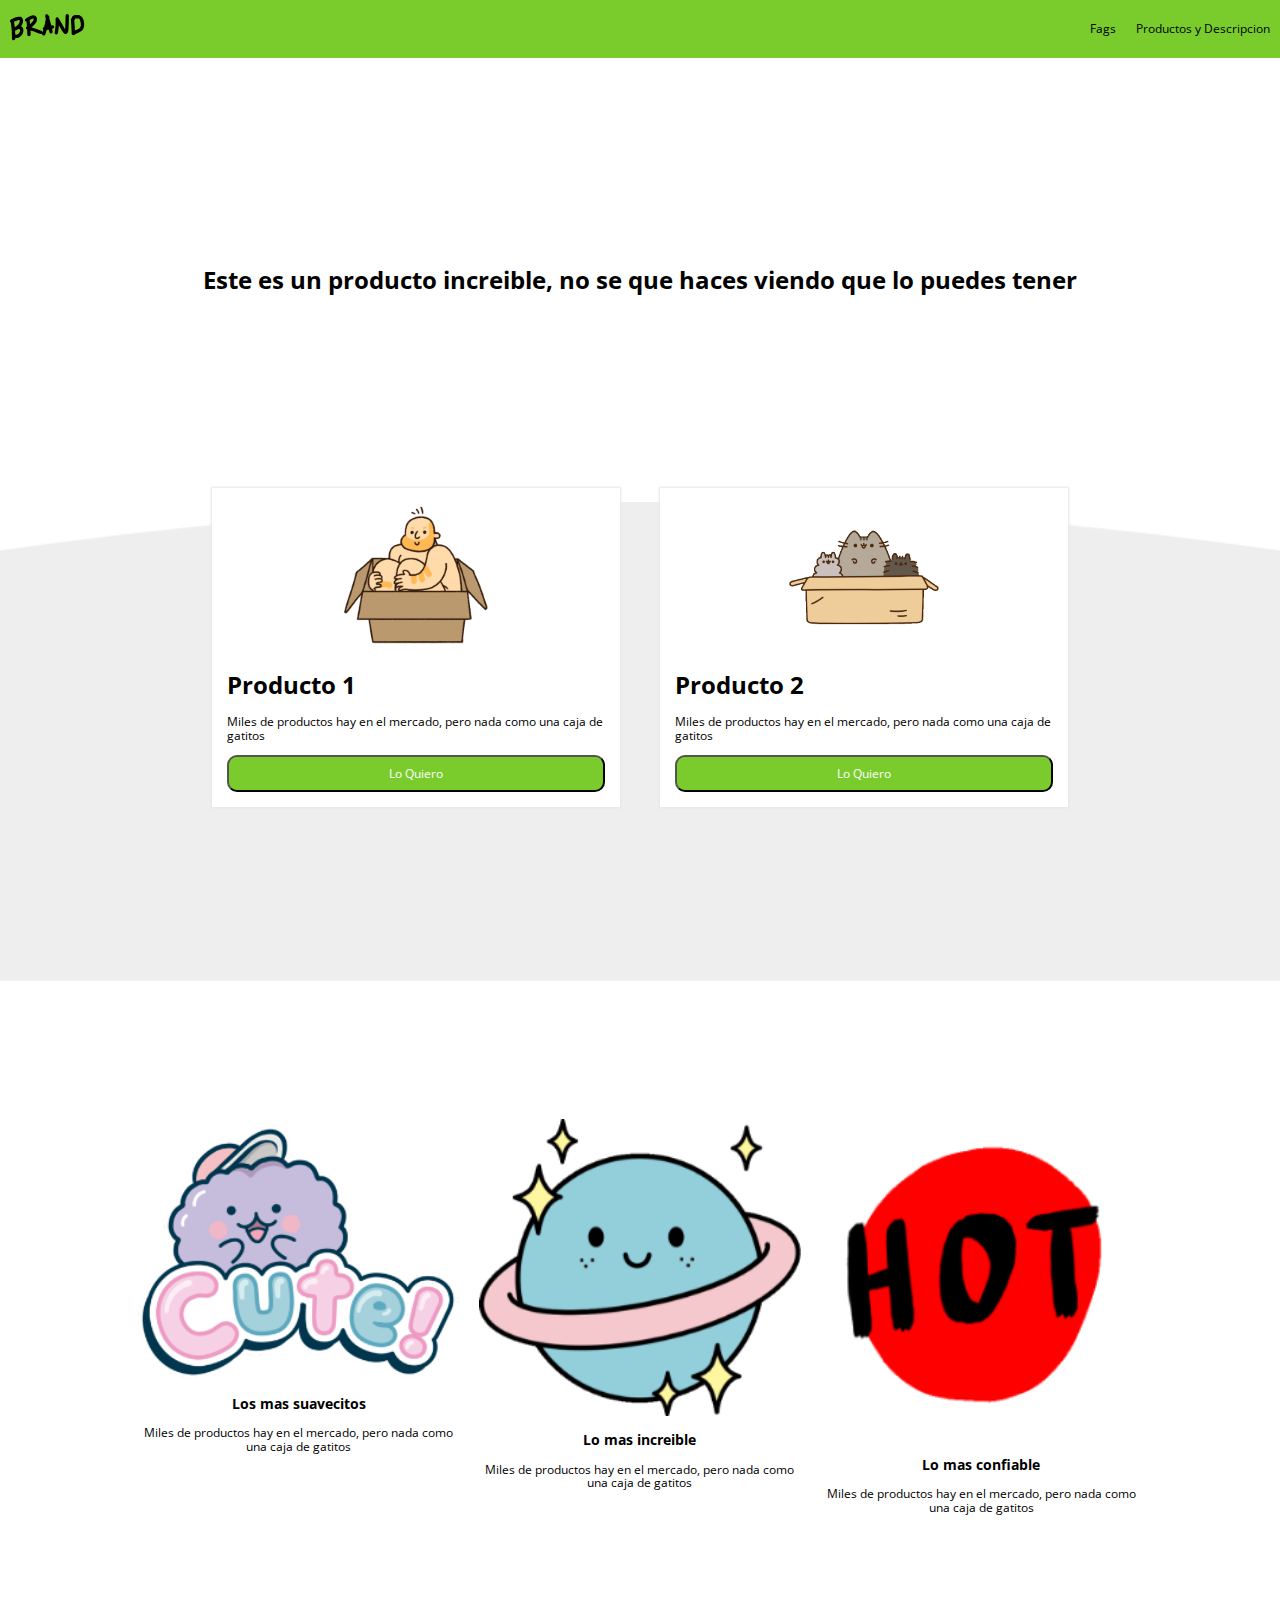
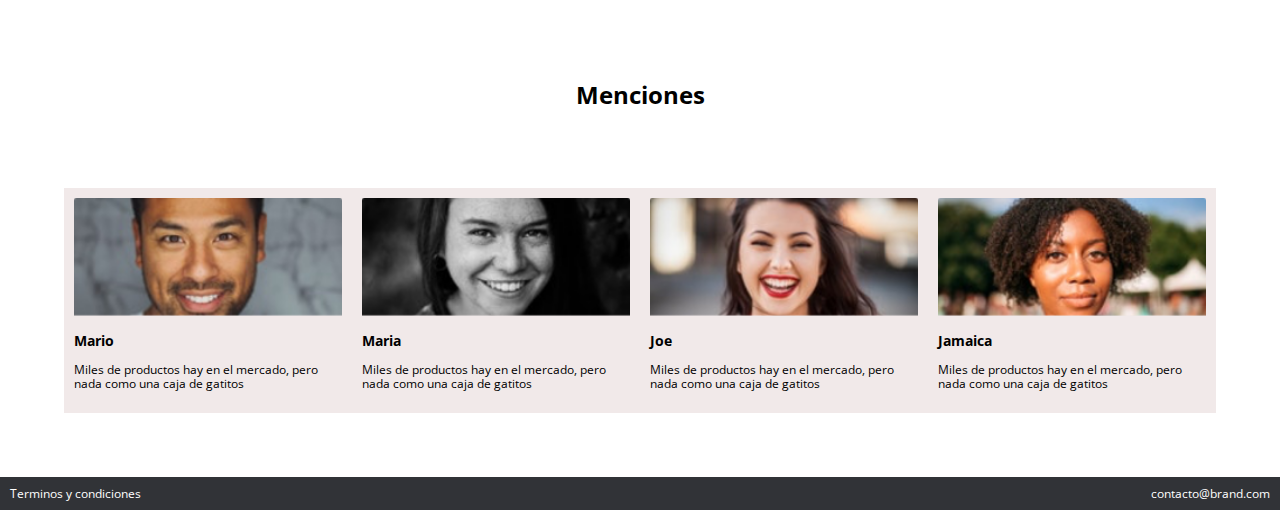
<file: index.html>
<!DOCTYPE html>
<html lang="en">

<head>
  <meta charset="UTF-8">
  <meta name="viewport" content="width=device-width, initial-scale=1.0">
  <meta http-equiv="X-UA-Compatible" content="ie=edge">
  <link href="https://fonts.googleapis.com/css2?family=Open+Sans&display=swap" rel="stylesheet">
  <link rel="stylesheet" href="css/animation.css">
  <link rel="stylesheet" href="css/normalize.css">
  <link rel="stylesheet" href="css/estilos.css">
  <link rel="stylesheet" href="css/mobile.css">

  <title>Brand</title>
</head>

<body>
  <!-- Empieza el nav -->
  <nav class="fadeInDown">
    <div class="brand_image">
      <img src="./images/logo.png" alt="">
    </div>
    <div class="nav_options">
      <ul>
        <li>
          <a href="#">Fags</a>
        </li>
        <li>
          <a href="#">Productos y Descripcion</a></li>
      </ul>
    </div>
  </nav>
  <div class="main_section fadeIn">
    <h1>Este es un producto increible, no se que haces viendo que lo puedes tener </h1>
  </div>

  <div class="products ">
    <div class="product fadeInUp">
      <div class="content">
        <!-- Para que no afecte al grafico  -->
        <div class="image_content">
          <img src="images/box1.png" alt="">
        </div>

        <h1>Producto 1</h1>
        <p>Miles de productos hay en el mercado, pero nada como una caja de gatitos</p>
        <a href="ventas.html">
          <button type="button" class="main_button" >Lo Quiero</button>
        </a>


      </div>

    </div>
    <div class="product fadeInUp">
      <div class="content">
        <!-- Para que no afecte al grafico  -->
        <div class="image_content">
          <img src="images/box2.png" alt="">
        </div>

        <h1>Producto 2</h1>
        <p>Miles de productos hay en el mercado, pero nada como una caja de gatitos</p>
        <a href="ventas.html">
          <button type="button" class="main_button" >Lo Quiero</button>
        </a>

      </div>

    </div>
  </div>
  <div class="description">
    <div class="description_content">
      <div class="description_image">
        <img src="images/b1.png" alt="">
      </div>
      <h3>Los mas suavecitos</h3>
      <p>Miles de productos hay en el mercado, pero nada como una caja de gatitos</p>
    </div>
    <div class="description_content">
      <div class="description_image">
        <img src="images/b2.png" alt="">
      </div>
      <h3>Lo mas increible</h3>
      <p>Miles de productos hay en el mercado, pero nada como una caja de gatitos</p>
    </div>
    <div class="description_content">
      <div class="description_image">
        <img src="images/b3.png" alt="">
      </div>
      <h3>Lo mas confiable</h3>
      <p>Miles de productos hay en el mercado, pero nada como una caja de gatitos</p>
    </div>
  </div>
  <h1 class="menciones-title">Menciones</h1>
  <div class="menciones">
    <div class="menciones-content">
      <div class="menciones-image">
        <img src="images/p1.png" alt="">
      </div>
      <h3>Mario</h3>
      <p>Miles de productos hay en el mercado, pero nada como una caja de gatitos</p>
    </div>
    <div class="menciones-content">
      <div class="menciones-image">
        <img src="images/p2.png" alt="">
      </div>
      <h3>Maria</h3>
      <p>Miles de productos hay en el mercado, pero nada como una caja de gatitos</p>
    </div>
    <div class="menciones-content">
      <div class="menciones-image">
        <img src="images/p3.png" alt="">
      </div>
      <h3>Joe</h3>
      <p>Miles de productos hay en el mercado, pero nada como una caja de gatitos</p>
    </div>
    <div class="menciones-content">
      <div class="menciones-image">
        <img src="images/p4.png" alt="">
      </div>
      <h3>Jamaica</h3>
      <p>Miles de productos hay en el mercado, pero nada como una caja de gatitos</p>
    </div>

  </div>
  <footer>
    <div class="option">Terminos y condiciones</div>
    <div class="option">contacto@brand.com</div>
  </footer>


  <scrip src="scripts/scrip.js">
  </scrip>
</body>

</html>
</file>
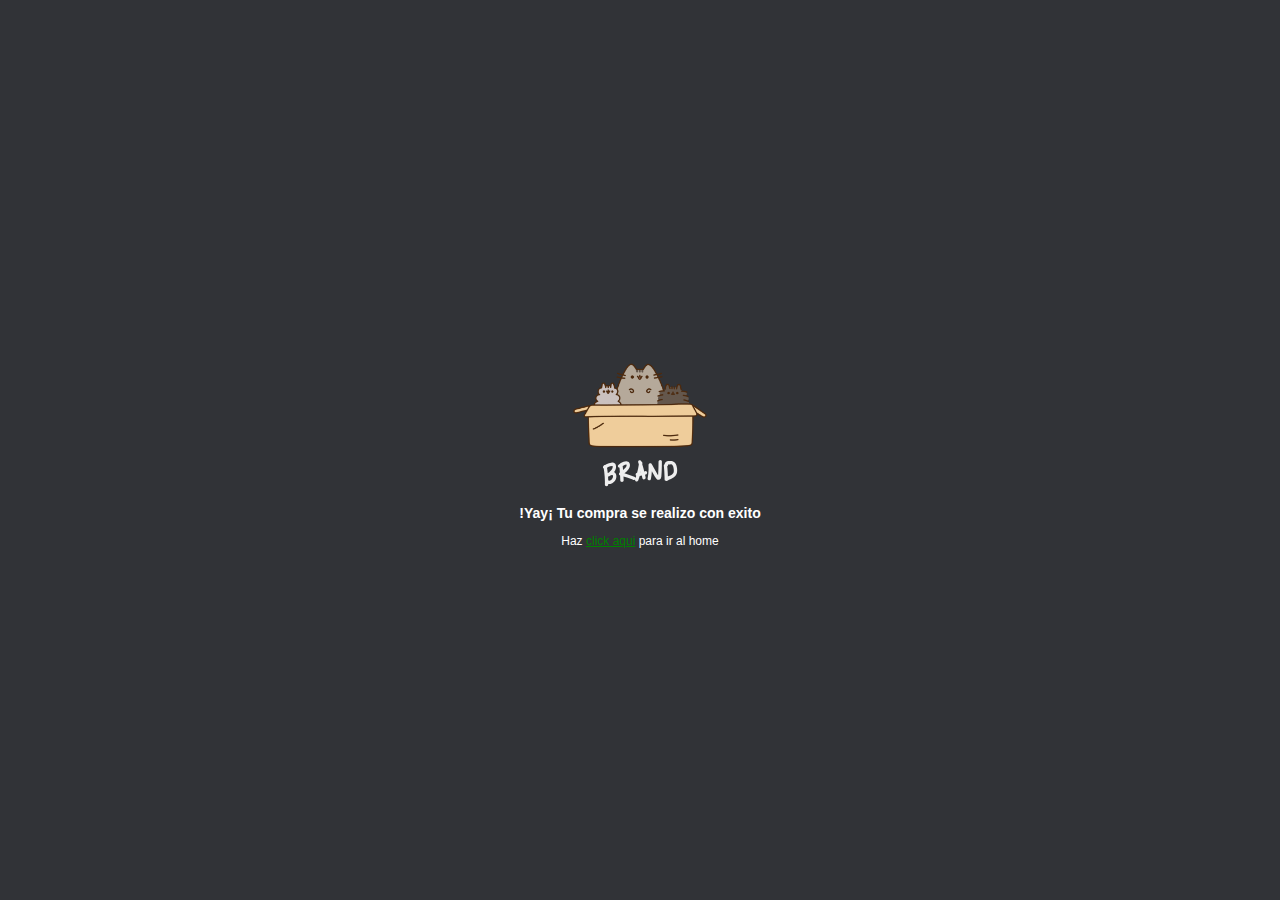
<file: exito.html>
<!DOCTYPE html>
<html lang="en" dir="ltr">
  <head>
    <meta charset="utf-8">
    <meta name="viewport" content="width=device-width, initial-scale=1.0">
    <meta http-equiv="X-UA-Compatible" content="ie=edge">
    <link rel="stylesheet" href="css/normalize.css">
    <link rel="stylesheet" href="css/estilos.css">
    <link rel="stylesheet" href="css/animation.css">
    <link rel="stylesheet" href="css/paypal.css">

    <title>Exito</title>
  </head>
  <body>
    <div class="content_paypal">
      <img src="images/box_brand.png" alt="">
      <h3>!Yay¡ Tu compra se realizo con exito</h3>
      <p>Haz <a href="index.html">click aqui</a> para ir al home</p>
    </div>

  </body>
</html>
</file>
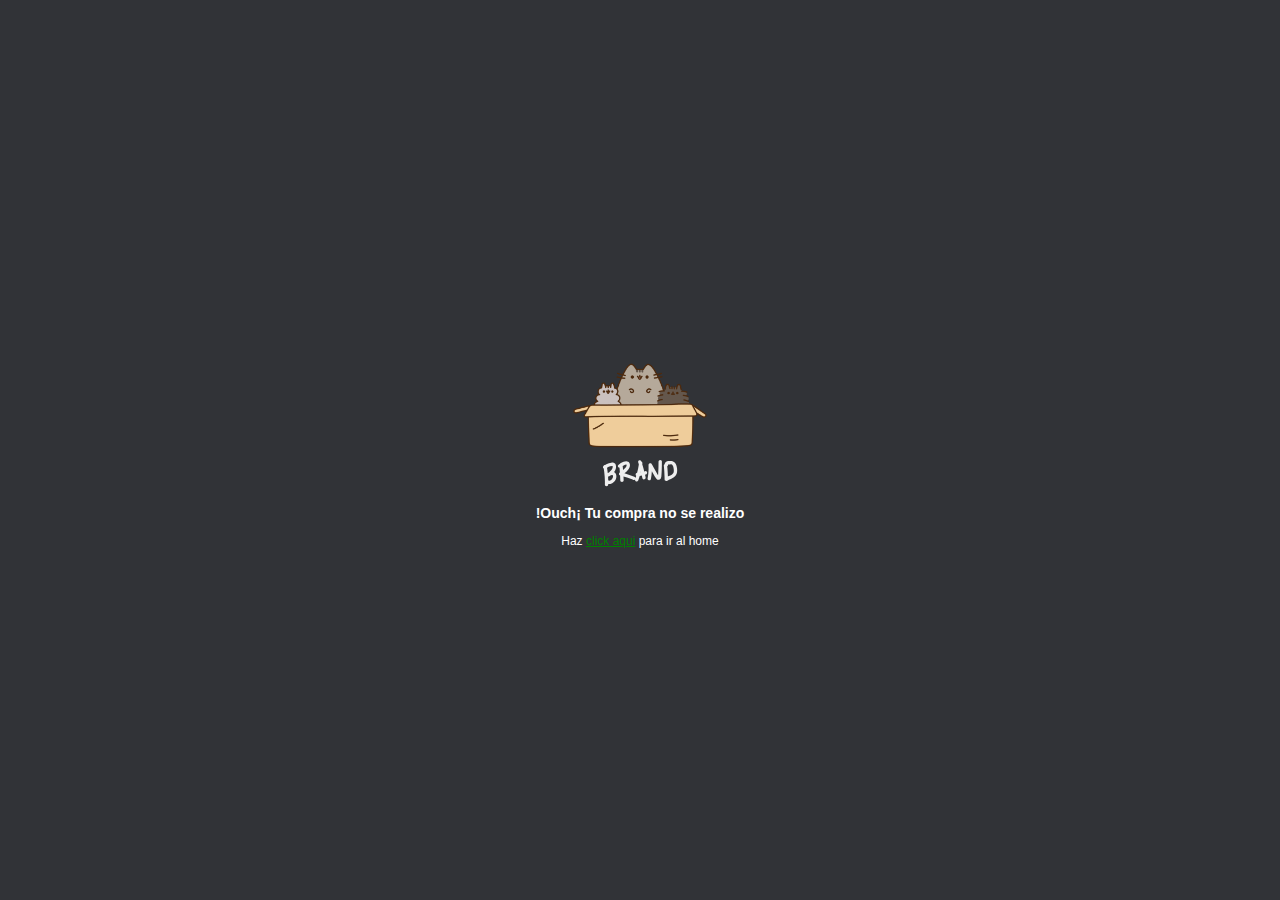
<file: falla.html>
<!DOCTYPE html>
<html lang="en" dir="ltr">
  <head>
    <meta charset="utf-8">
    <meta name="viewport" content="width=device-width, initial-scale=1.0">
    <meta http-equiv="X-UA-Compatible" content="ie=edge">
    <link rel="stylesheet" href="css/normalize.css">
    <link rel="stylesheet" href="css/estilos.css">
    <link rel="stylesheet" href="css/animation.css">
    <link rel="stylesheet" href="css/paypal.css">

    <title>falla</title>
  </head>
  <body>
    <div class="content_paypal">
      <img src="images/box_brand.png" alt="">
      <h3>!Ouch¡ Tu compra no se realizo</h3>
      <p>Haz <a href="index.html">click aqui</a> para ir al home</p>
    </div>

  </body>
</html>
</file>
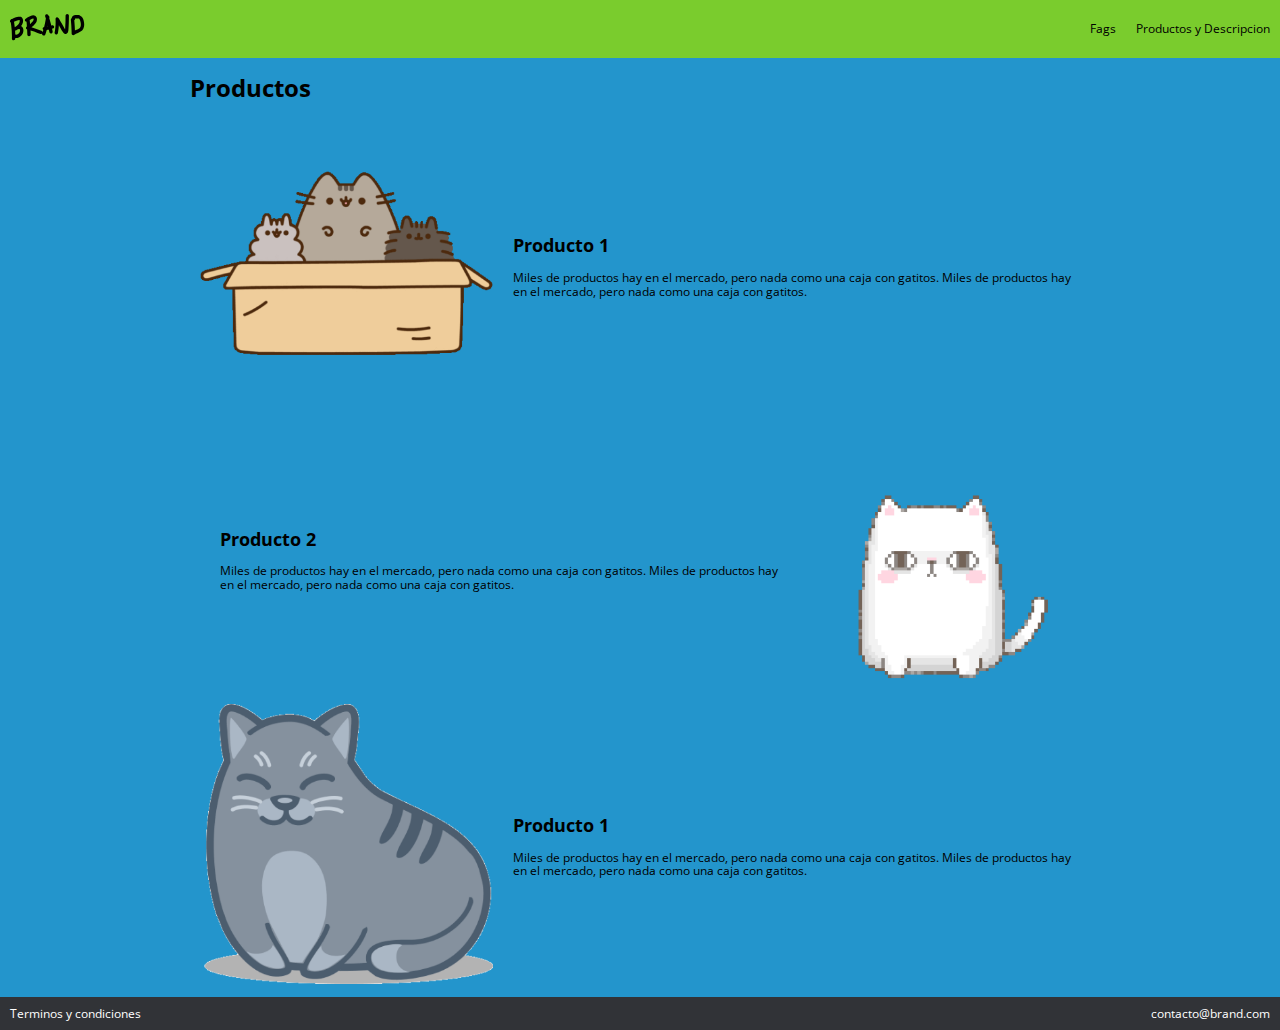
<file: productos.html>
<!DOCTYPE html>
<html lang="en">

<head>
  <meta charset="UTF-8">
  <meta name="viewport" content="width=device-width, initial-scale=1.0">
  <meta http-equiv="X-UA-Compatible" content="ie=edge">
  <link href="https://fonts.googleapis.com/css2?family=Open+Sans&display=swap" rel="stylesheet">
  <link rel="stylesheet" href="css/grid.css">
  <link rel="stylesheet" href="css/animation.css">
  <link rel="stylesheet" href="css/normalize.css">
  <link rel="stylesheet" href="css/estilos.css">
  <link rel="stylesheet" href="css/mobile.css">

  <title>Productos</title>
</head>

<body>
  <!-- Empieza el nav -->
  <nav class="fadeInDown">
    <div class="brand_image">
      <img src="./images/logo.png" alt="">
    </div>
    <div class="nav_options">
      <ul>
        <li>
          <a href="#">Fags</a>
        </li>
        <li>
          <a href="#">Productos y Descripcion</a></li>
      </ul>
    </div>
  </nav>
  <div class="container">
       <!-- <h1>Hola</h1>
       <div class="row">
           <div class="col-2"> Hola</div>
           <div class="col-2"> Hola</div>
           <div class="col-2"> Hola</div>
           <div class="col-2"> Hola</div>
           <div class="col-2"> Hola</div>
           <div class="col-2"> Hola</div>
       </div>
       <div class="row">
           <div class="col-8">soy un 8</div>
           <div class="col-4">soy un 4</div>
       </div> -->
       <h1>Productos</h1>
       <div class="products-producto">
         <div class="container">
           <div class="row">
             <div class="col-4">
                 <img src="images/ben1.png" alt="">
             </div>
             <div class="col-8">
               <h2>Producto 1</h2>
                <p>Miles de productos hay en el mercado, pero nada como una caja con gatitos.
                Miles de productos hay en el mercado, pero nada como una caja con gatitos.</p>
             </div>
           </div>
           <div class="row">
             <div class="col-8">
               <h2>Producto 2</h2>
                <p>Miles de productos hay en el mercado, pero nada como una caja con gatitos.
                Miles de productos hay en el mercado, pero nada como una caja con gatitos.</p>
             </div>
             <div class="col-4">
                 <img src="images/ben2.png" alt="">
             </div>
           </div>
           <div class="row">
             <div class="col-4">
                 <img src="images/ben3.png" alt="">
             </div>
             <div class="col-8">
               <h2>Producto 1</h2>
                <p>Miles de productos hay en el mercado, pero nada como una caja con gatitos.
                Miles de productos hay en el mercado, pero nada como una caja con gatitos.</p>
             </div>
           </div>

         </div>
       </div>

  </div>
  <footer>
    <div class="option">Terminos y condiciones</div>
    <div class="option">contacto@brand.com</div>
  </footer>



  <scrip src="scripts/scrip.js">
  </scrip>
</body>

</html>
</file>
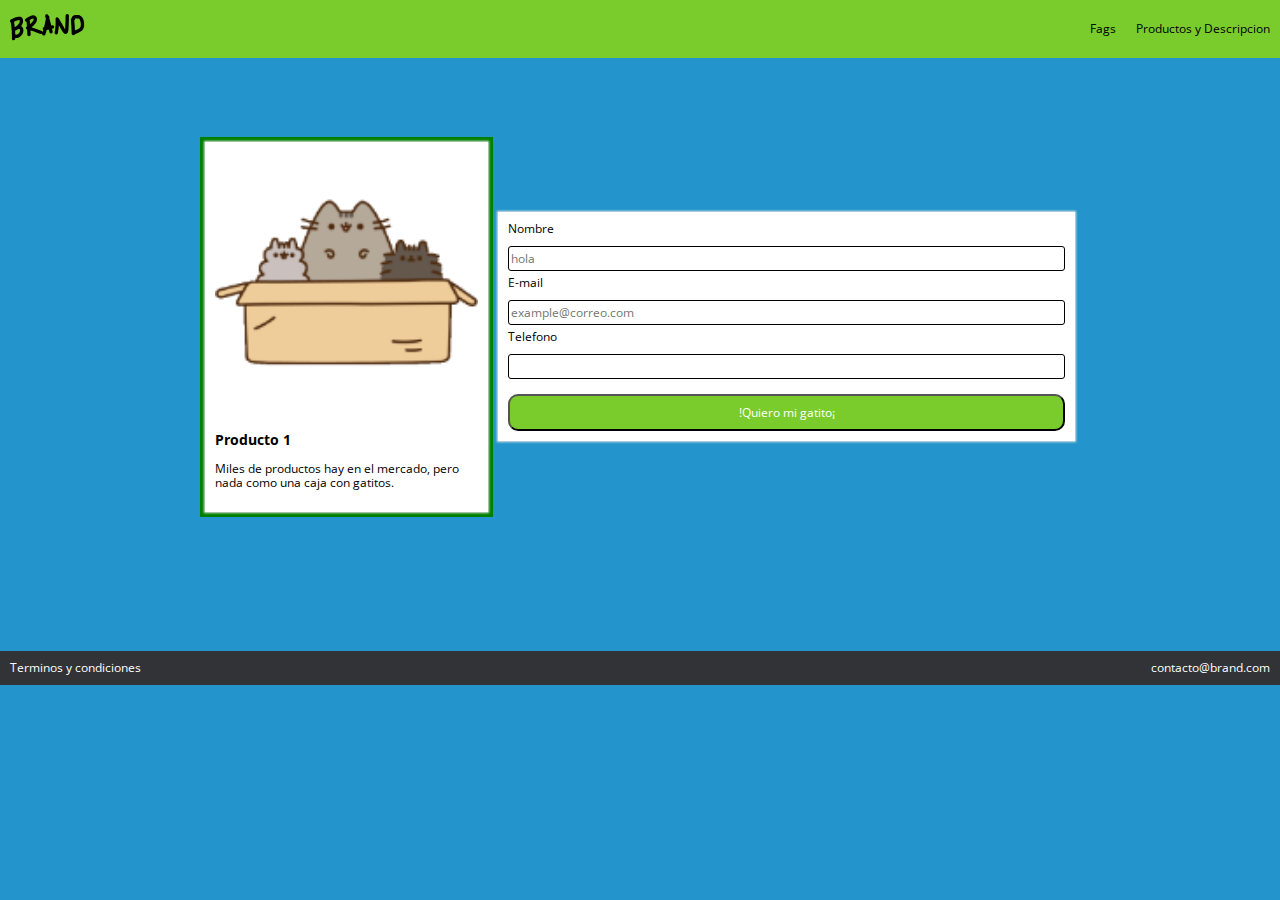
<file: ventas.html>
<!DOCTYPE html>
<html lang="en">

<head>
  <meta charset="UTF-8">
  <meta name="viewport" content="width=device-width, initial-scale=1.0">
  <meta http-equiv="X-UA-Compatible" content="ie=edge">
  <link href="https://fonts.googleapis.com/css2?family=Open+Sans&display=swap" rel="stylesheet">
  <link rel="stylesheet" href="css/grid.css">
  <link rel="stylesheet" href="css/animation.css">
  <link rel="stylesheet" href="css/normalize.css">
  <link rel="stylesheet" href="css/estilos.css">
  <link rel="stylesheet" href="css/mobile.css">

  <title>Formulario de Ventas</title>
</head>

<body>
  <!-- Empieza el nav -->
  <nav class="fadeInDown">
    <div class="brand_image">
      <img src="./images/logo.png" alt="">
    </div>
    <div class="nav_options">
      <ul>
        <li>
          <a href="#">Fags</a>
        </li>
        <li>
          <a href="#">Productos y Descripcion</a></li>
      </ul>
    </div>
  </nav>
  <!-- Termina el nav -->
  <!-- Empieza el formulario Venta -->
  <br>
  <br>
  <br>
  <br>
  <br>
     <div class="container">
         <div class="row">
            <div class="col-4 pago-description">
              <div class="modulo_pago">
                <div class="modulo_image">
                  <img src="images/box2.png" alt="">
                </div>

                <h3>Producto 1</h3>
                 <p>
                   Miles de productos hay en el mercado, pero nada como una caja con gatitos.
                 </p>
                 </p>
              </div>
            </div>
            <div class="col-8">
                <div class="modulo_pago">
                      <form class="" action="https://www.paypal.com/cgi-bin/webscr?cmd=_s-xclick&hosted_button_id=UQ95BZEVB4P98" method="post">
                        <input type="hidden" name="first_name" value="Jesus">
							          <input type="hidden" name="night_phone_a" value="968867827">
  							        <input type="hidden" name="mail" value="drakejj1997@gmail.com">
                        <label for="name">Nombre</label>
                        <br>
                        <input type="text" placeholder="hola" id="name" name="first_name" value="" placeholder="" class="data">
                        <br>
                        <label for="email">E-mail</label>
                        <br>
                        <input type="text" placeholder="example@correo.com" id="email" name="mail" value="" placeholder="" class="data">
                        <br>
                        <label for="phone">Telefono</label>
                        <br>
                        <input type="text" maxlength="10" id="phone" name="night_phone_a" value="" placeholder="" class="data">
                        <br>
                        <input type="submit" class="main_button" value="!Quiero mi gatito¡" name="submit">
                      </form>
                </div>
            </div>
         </div>
     </div>

   <br>
   <br>
   <br>
   <br>
   <br>
   <br>
   <br>
   <br>
   <br>
  <!-- Termina el formulario Venta -->
  <!-- Empieza el formulario Beneficios -->
  <!-- Termina el formulario Beneficios -->
  <!-- Inicia el footer -->
  <footer>
    <div class="option">Terminos y condiciones</div>
    <div class="option">contacto@brand.com</div>
  </footer>
  <!-- Termina el footer -->
</body>

</html>
</file>
<file: css/animation.css>
.fadeIn {
  -webkit-animation-duration: 4s;
  animation-duration: 4s;
  /* Especifica el modo en que una animacion CSS aplica sus estilo */
  /* Las sintaxis son none,forwards,backwards,both */
  /* none : no aplica ningun estilo , forwards: hereda el estilo del keyframe */
  /*  backwards: aplica los mismo con forwards pero despues lo retiene despues del delay */
  /* both: la animacion seguira las reglas de las opciones forwards y backwards */
  -webkit-animation-fill-mode: both;
  animation-fill-mode: both;
  -webkit-animation-name: fadeIn;
  animation-name: fadeIn;
}
@keyframes fadeIn {
  /* Significa que va a ir de opacidad 0 a 1  */
  from {
    opacity: 0;
  }
  to {
    opacity: 1;
  }

}
.fadeInDown {
  -webkit-animation-duration: 1s;
  animation-duration: 1s;
  -webkit-animation-fill-mode: both;
  animation-fill-mode: both;
  -webkit-animation-name: fadeInDown;
  animation-name: fadeInDown;
}
@keyframes fadeInDown {
    from {
      opacity: 0;
      -webkit-transform: translate3d(0,-100%,0);
      transform: translate3d(0,-100%,0);
    }
    to  {
      opacity: 1;
      -webkit-transform: translate3d(0,0,0);
      transform: translate3d(0,0,0);
    }
}

.fadeInUp {
  -webkit-animation-duration: 1s;
  animation-duration: 1s;
  -webkit-animation-fill-mode: both;
  animation-fill-mode: both;
  -webkit-animation-name: fadeInUp;
  animation-name: fadeInUp;
}
@keyframes fadeInUp {
    from {
      opacity: 0;
      -webkit-transform: translate3d(0,100%,0);
      transform: translate3d(0,100%,0);
    }
    to  {
      opacity: 1;
      -webkit-transform: translate3d(0,0,0);
      transform: translate3d(0,0,0);
    }
}
</file>
<file: css/estilos.css>
/*
#  ·················
#  ··_______________
#  ·/·___/·___/·___/
#  /·/__(__··|__··)·
#  \___/____/____/··
#  ·················
*/

/* Definir variables */
:root {
--green-color: #7ACC2D;
--black-color: #313337;
--white-color: white;
--normal:12px;
--space:10px;
--space-2:20px;

/* Box */
--box: 0 0 2px 1px #e6e5e9;
}

html body {
  padding: 0;
  margin: 0;
  font-size: 12px;
  font-family: 'Open Sans', sans-serif;
}

p, label {
  font-size: var(--normal);
}




nav {
  display: flex;
  background-color: var(--green-color);
  padding: var(--space);
  color: white;
  justify-content: space-between;
  align-items: center;
}
nav ul {
  display: flex;
}
nav li {
  padding-right: 20px;
  list-style: none;
}
nav li:last-child{
  padding-right: 0
}


nav li a {
  color: black;
  text-decoration: none;
}
nav li a:hover {
  color:white
}
/* ------------Main section  */
.main_section {
    padding: 15%;
    text-align: center;
}
.products {
  background-image: url("../images/curve.png");
  height:95px;
  background-size: cover;
  background-position: center top;
  padding: 15%;
  display: flex;
}
.product {
  padding: 20px;
  margin-top: -226px;
}

.product .content {
  background-color: white;
  padding: 15px;
  box-shadow: var(--box);
}

.image_content {
   text-align: center;
}
.main_button {
  background-color: var(--green-color);
  width: 100%;
  padding: var(--space);
  cursor: pointer;
  border-radius: 10px;
  font-size: 12px;
  color: white;

}
.main_button:hover{
  background-color: #7bff00;
}
/* Seccion de Descripcion */
.description {
  display: flex;
  padding: 10%;

}

.description .description_content {
      padding: 10px;
}

.description_content {
    margin: 0 auto;

    text-align: center;

}
.description_image {
  text-align: center;

}
.description_image img {
  width: 100%;

}
/* Menciones     */
.menciones-title {
  text-align: center;
}

.menciones {
   display: flex;
   justify-content: center;
   padding: 5%;
}
.menciones-content {
  background-color: #f1e9e9;

  padding: 10px;
}
.menciones-image img {
  width: 100%;
}
/* -----------------------------Ventas */

.modulo_pago {
  background-color: white;
  padding: 10px;
  box-shadow: var(--box);
  margin: 5px;
}

.data {
  margin-top: 10px;
  margin-bottom: 5px;
  width: 100%;
  height: 25px;
  border-radius: 3px;
  border: 1px solid black;
  box-sizing: border-box;
}

.pago-description {
  background-color: green;
}

.modulo_pago .main_button {
  margin-top: 10px;
}






/* Footer */

footer{
  display: flex;
  justify-content: space-between;
  font-size: var(--normal);
  background-color: var(--black-color);
  padding: var(--space);
  color: white;
}
</file>
<file: css/mobile.css>
@media (max-width: 600px ) {

    .products {
       display: inherit;
       height: auto;
    }

    .product {
      margin-top: auto;
    }

    .main_section {
      padding: 4%
    }

    .description,.menciones{
      display: inherit;
      margin: 0 auto;
    }








}
</file>
<file: css/paypal.css>
body {
  background-color: var(--black-color);
  text-align: center;
  color: white;
  display: flex;
  justify-content: center;
  align-items: center;
    height: 100vh;
}


.content_paypal a{
     color: green;
}
</file>
<file: css/grid.css>
body {
  background-color: #2395cc;
}


.container {
  max-width: 900px;
  margin:auto;
}

.row {
      display:flex;
      margin: 10px;
}
/* container>filas > columnas */

.col-1{
  width: 8.3333333333%;
}

.col-2{
  width: 16.6666666666%;
}
.col-3{
  width: 24.999999999%;
}
.col-4{
  width: 33.333333332%;
}
.col-5{
  width: 41.666666665%;
}
.col-6{
  width: 49.999999998%;
}
.col-7{
  width: 58.333333331%;
}
.col-8{
  width: 66.666666664%;
  margin: auto;


}
.col-9{
  width: 74.999999997%;
}
.col-10{
  width: 83.33333333%;
}
.col-11{
  width: 91.666666663%;
}
.col-12{
  width: 100%;
}
.col-4 img {
  width: 100%;
}

.col-8 p{
  text-align: left;
  padding-left: 20px;
}
.col-8 h2{
  text-align: left;
  padding-left: 20px;
}
</file>
